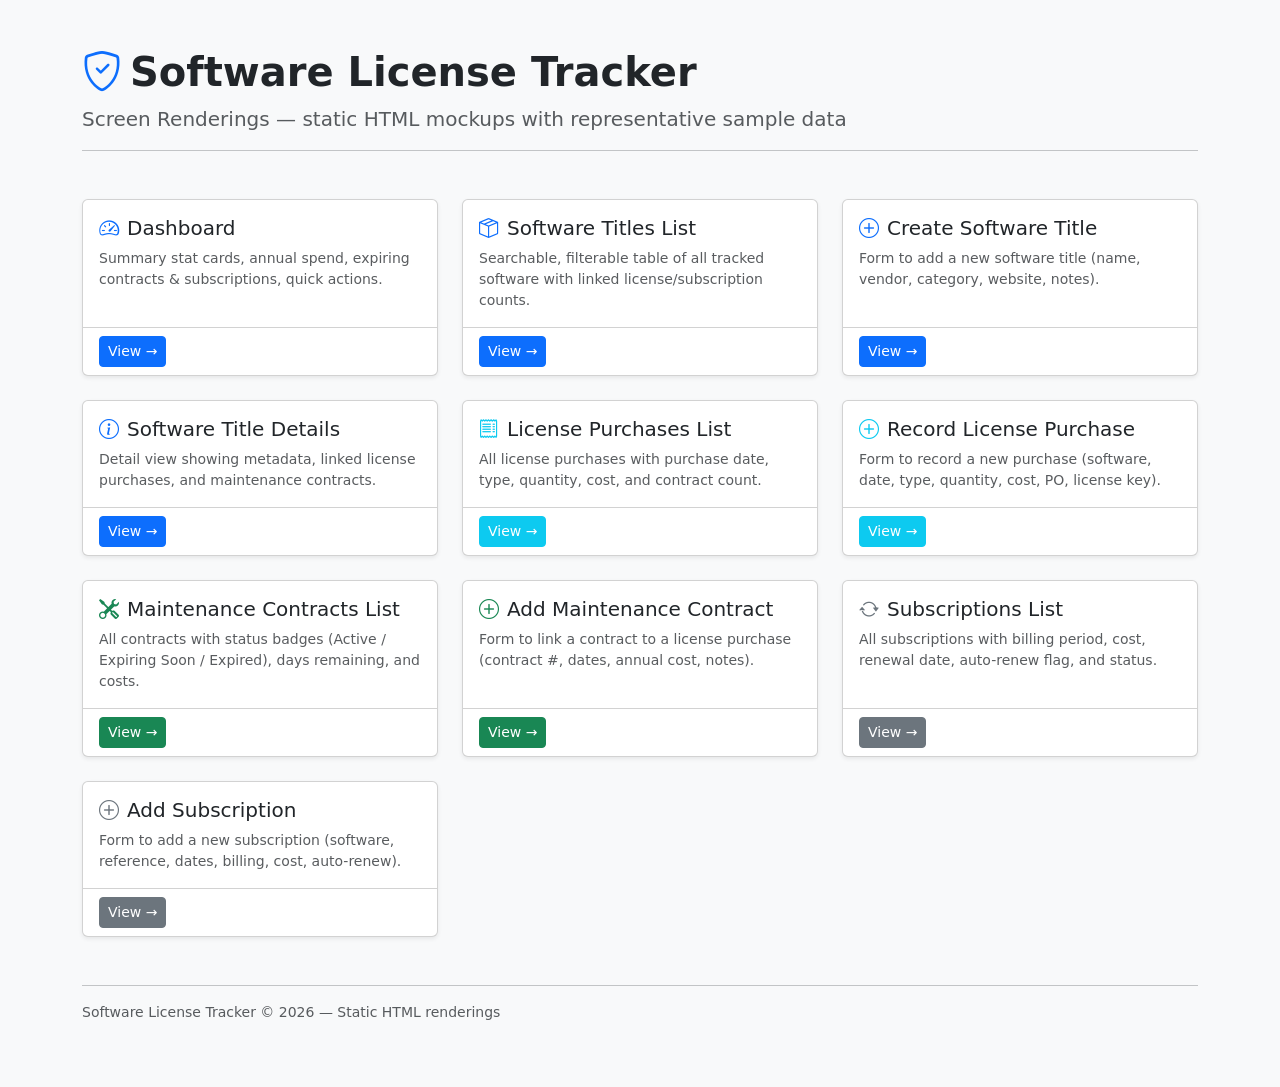
<file: docs/renderings/index.html>
<!DOCTYPE html>
<html lang="en">
<head>
  <meta charset="utf-8" />
  <meta name="viewport" content="width=device-width, initial-scale=1.0" />
  <title>Screen Renderings - Software License Tracker</title>
  <link rel="stylesheet" href="https://cdn.jsdelivr.net/npm/bootstrap@5.3.2/dist/css/bootstrap.min.css" />
  <link rel="stylesheet" href="https://cdn.jsdelivr.net/npm/bootstrap-icons@1.11.3/font/bootstrap-icons.min.css" />
</head>
<body class="bg-light">
<div class="container py-5">

  <div class="mb-5">
    <h1 class="fw-bold"><i class="bi bi-shield-check me-2 text-primary"></i>Software License Tracker</h1>
    <p class="lead text-muted">Screen Renderings &mdash; static HTML mockups with representative sample data</p>
    <hr />
  </div>

  <div class="row g-4">

    <!-- Dashboard -->
    <div class="col-md-6 col-lg-4">
      <div class="card h-100 shadow-sm">
        <div class="card-body">
          <h5 class="card-title"><i class="bi bi-speedometer2 me-2 text-primary"></i>Dashboard</h5>
          <p class="card-text text-muted small">Summary stat cards, annual spend, expiring contracts &amp; subscriptions, quick actions.</p>
        </div>
        <div class="card-footer bg-transparent">
          <a href="01-dashboard.html" class="btn btn-primary btn-sm">View &rarr;</a>
        </div>
      </div>
    </div>

    <!-- Software Titles -->
    <div class="col-md-6 col-lg-4">
      <div class="card h-100 shadow-sm">
        <div class="card-body">
          <h5 class="card-title"><i class="bi bi-box-seam me-2 text-primary"></i>Software Titles List</h5>
          <p class="card-text text-muted small">Searchable, filterable table of all tracked software with linked license/subscription counts.</p>
        </div>
        <div class="card-footer bg-transparent">
          <a href="02-software-titles.html" class="btn btn-primary btn-sm">View &rarr;</a>
        </div>
      </div>
    </div>

    <!-- Software Title Create -->
    <div class="col-md-6 col-lg-4">
      <div class="card h-100 shadow-sm">
        <div class="card-body">
          <h5 class="card-title"><i class="bi bi-plus-circle me-2 text-primary"></i>Create Software Title</h5>
          <p class="card-text text-muted small">Form to add a new software title (name, vendor, category, website, notes).</p>
        </div>
        <div class="card-footer bg-transparent">
          <a href="03-software-title-create.html" class="btn btn-primary btn-sm">View &rarr;</a>
        </div>
      </div>
    </div>

    <!-- Software Title Details -->
    <div class="col-md-6 col-lg-4">
      <div class="card h-100 shadow-sm">
        <div class="card-body">
          <h5 class="card-title"><i class="bi bi-info-circle me-2 text-primary"></i>Software Title Details</h5>
          <p class="card-text text-muted small">Detail view showing metadata, linked license purchases, and maintenance contracts.</p>
        </div>
        <div class="card-footer bg-transparent">
          <a href="10-software-title-details.html" class="btn btn-primary btn-sm">View &rarr;</a>
        </div>
      </div>
    </div>

    <!-- License Purchases -->
    <div class="col-md-6 col-lg-4">
      <div class="card h-100 shadow-sm">
        <div class="card-body">
          <h5 class="card-title"><i class="bi bi-receipt me-2 text-info"></i>License Purchases List</h5>
          <p class="card-text text-muted small">All license purchases with purchase date, type, quantity, cost, and contract count.</p>
        </div>
        <div class="card-footer bg-transparent">
          <a href="04-license-purchases.html" class="btn btn-info btn-sm text-white">View &rarr;</a>
        </div>
      </div>
    </div>

    <!-- License Purchase Create -->
    <div class="col-md-6 col-lg-4">
      <div class="card h-100 shadow-sm">
        <div class="card-body">
          <h5 class="card-title"><i class="bi bi-plus-circle me-2 text-info"></i>Record License Purchase</h5>
          <p class="card-text text-muted small">Form to record a new purchase (software, date, type, quantity, cost, PO, license key).</p>
        </div>
        <div class="card-footer bg-transparent">
          <a href="05-license-purchase-create.html" class="btn btn-info btn-sm text-white">View &rarr;</a>
        </div>
      </div>
    </div>

    <!-- Maintenance Contracts -->
    <div class="col-md-6 col-lg-4">
      <div class="card h-100 shadow-sm">
        <div class="card-body">
          <h5 class="card-title"><i class="bi bi-tools me-2 text-success"></i>Maintenance Contracts List</h5>
          <p class="card-text text-muted small">All contracts with status badges (Active / Expiring Soon / Expired), days remaining, and costs.</p>
        </div>
        <div class="card-footer bg-transparent">
          <a href="06-maintenance-contracts.html" class="btn btn-success btn-sm">View &rarr;</a>
        </div>
      </div>
    </div>

    <!-- Maintenance Contract Create -->
    <div class="col-md-6 col-lg-4">
      <div class="card h-100 shadow-sm">
        <div class="card-body">
          <h5 class="card-title"><i class="bi bi-plus-circle me-2 text-success"></i>Add Maintenance Contract</h5>
          <p class="card-text text-muted small">Form to link a contract to a license purchase (contract #, dates, annual cost, notes).</p>
        </div>
        <div class="card-footer bg-transparent">
          <a href="07-maintenance-contract-create.html" class="btn btn-success btn-sm">View &rarr;</a>
        </div>
      </div>
    </div>

    <!-- Subscriptions -->
    <div class="col-md-6 col-lg-4">
      <div class="card h-100 shadow-sm">
        <div class="card-body">
          <h5 class="card-title"><i class="bi bi-arrow-repeat me-2 text-secondary"></i>Subscriptions List</h5>
          <p class="card-text text-muted small">All subscriptions with billing period, cost, renewal date, auto-renew flag, and status.</p>
        </div>
        <div class="card-footer bg-transparent">
          <a href="08-subscriptions.html" class="btn btn-secondary btn-sm">View &rarr;</a>
        </div>
      </div>
    </div>

    <!-- Subscription Create -->
    <div class="col-md-6 col-lg-4">
      <div class="card h-100 shadow-sm">
        <div class="card-body">
          <h5 class="card-title"><i class="bi bi-plus-circle me-2 text-secondary"></i>Add Subscription</h5>
          <p class="card-text text-muted small">Form to add a new subscription (software, reference, dates, billing, cost, auto-renew).</p>
        </div>
        <div class="card-footer bg-transparent">
          <a href="09-subscription-create.html" class="btn btn-secondary btn-sm">View &rarr;</a>
        </div>
      </div>
    </div>

  </div>

  <hr class="mt-5" />
  <p class="text-muted small">Software License Tracker &copy; 2026 &mdash; Static HTML renderings</p>

</div>
<script src="https://cdn.jsdelivr.net/npm/bootstrap@5.3.2/dist/js/bootstrap.bundle.min.js"></script>
</body>
</html>
</file>
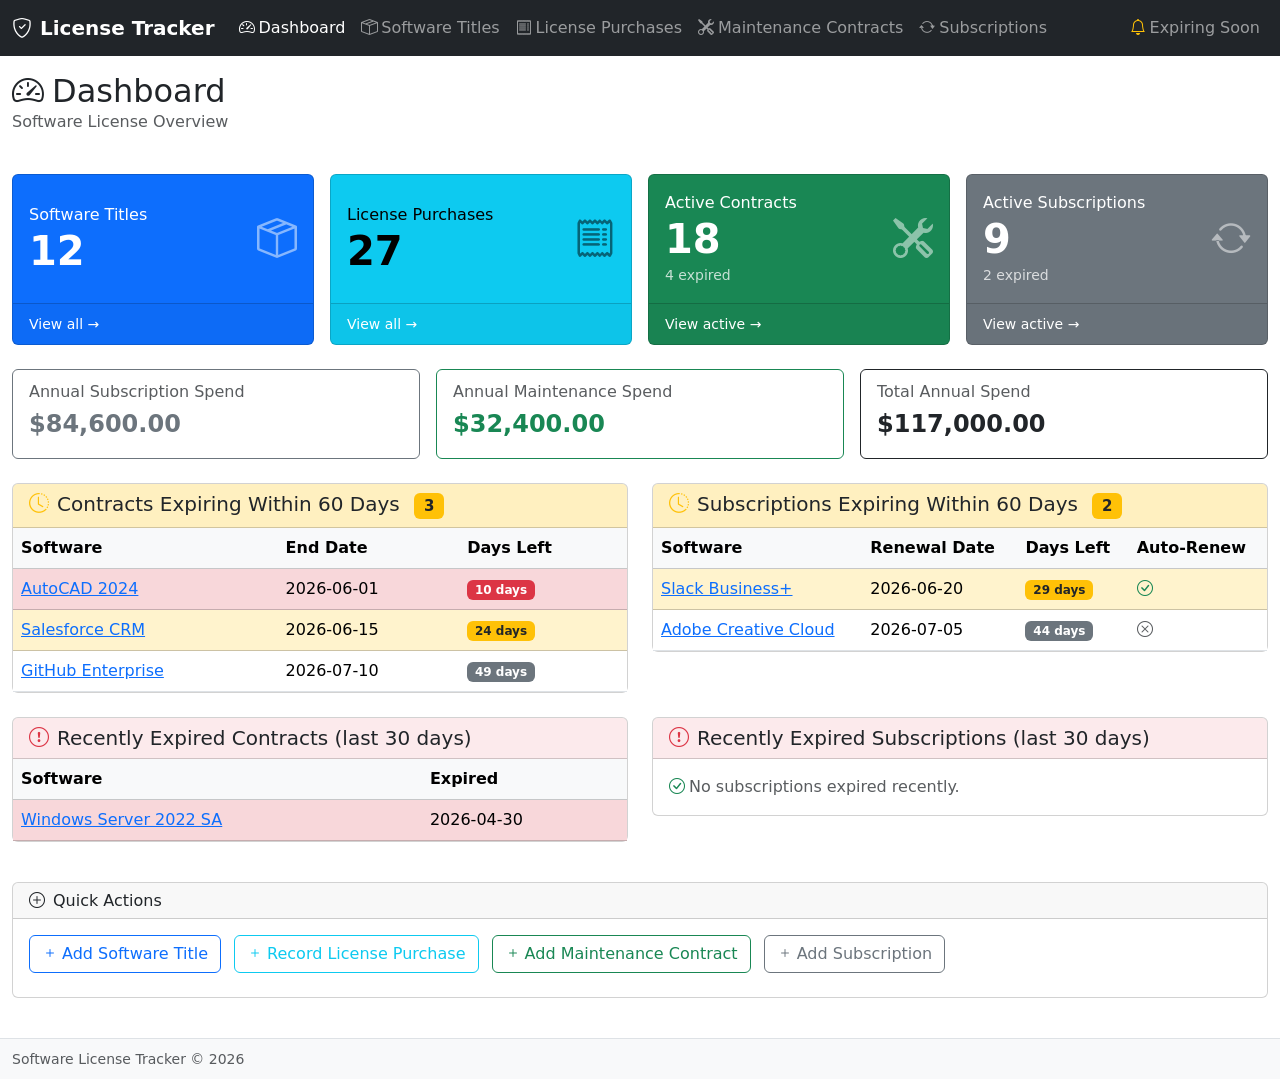
<file: docs/renderings/01-dashboard.html>
<!DOCTYPE html>
<html lang="en">
<head>
  <meta charset="utf-8" />
  <meta name="viewport" content="width=device-width, initial-scale=1.0" />
  <title>Dashboard - Software License Tracker</title>
  <link rel="stylesheet" href="https://cdn.jsdelivr.net/npm/bootstrap@5.3.2/dist/css/bootstrap.min.css" />
  <link rel="stylesheet" href="https://cdn.jsdelivr.net/npm/bootstrap-icons@1.11.3/font/bootstrap-icons.min.css" />
</head>
<body>
<header>
  <nav class="navbar navbar-expand-lg navbar-dark bg-dark">
    <div class="container-fluid">
      <a class="navbar-brand fw-bold" href="01-dashboard.html"><i class="bi bi-shield-check me-2"></i>License Tracker</a>
      <div class="collapse navbar-collapse">
        <ul class="navbar-nav me-auto">
          <li class="nav-item"><a class="nav-link active" href="01-dashboard.html"><i class="bi bi-speedometer2 me-1"></i>Dashboard</a></li>
          <li class="nav-item"><a class="nav-link" href="02-software-titles.html"><i class="bi bi-box-seam me-1"></i>Software Titles</a></li>
          <li class="nav-item"><a class="nav-link" href="04-license-purchases.html"><i class="bi bi-receipt me-1"></i>License Purchases</a></li>
          <li class="nav-item"><a class="nav-link" href="06-maintenance-contracts.html"><i class="bi bi-tools me-1"></i>Maintenance Contracts</a></li>
          <li class="nav-item"><a class="nav-link" href="08-subscriptions.html"><i class="bi bi-arrow-repeat me-1"></i>Subscriptions</a></li>
        </ul>
        <ul class="navbar-nav">
          <li class="nav-item"><a class="nav-link" href="06-maintenance-contracts.html"><i class="bi bi-bell me-1 text-warning"></i>Expiring Soon</a></li>
        </ul>
      </div>
    </div>
  </nav>
</header>

<div class="container-fluid mt-3">
  <main role="main" class="pb-3">

    <!-- Page header -->
    <div class="row mb-4 g-3">
      <div class="col-12">
        <h2 class="mb-0"><i class="bi bi-speedometer2 me-2"></i>Dashboard</h2>
        <p class="text-muted">Software License Overview</p>
      </div>
    </div>

    <!-- Summary cards -->
    <div class="row g-3 mb-4">
      <div class="col-md-3">
        <div class="card text-bg-primary h-100">
          <div class="card-body d-flex justify-content-between align-items-center">
            <div>
              <div class="card-title fs-6 mb-0">Software Titles</div>
              <div class="display-6 fw-bold">12</div>
            </div>
            <i class="bi bi-box-seam fs-1 opacity-50"></i>
          </div>
          <div class="card-footer">
            <a href="02-software-titles.html" class="text-white text-decoration-none small">View all &rarr;</a>
          </div>
        </div>
      </div>
      <div class="col-md-3">
        <div class="card text-bg-info h-100">
          <div class="card-body d-flex justify-content-between align-items-center">
            <div>
              <div class="card-title fs-6 mb-0">License Purchases</div>
              <div class="display-6 fw-bold">27</div>
            </div>
            <i class="bi bi-receipt fs-1 opacity-50"></i>
          </div>
          <div class="card-footer">
            <a href="04-license-purchases.html" class="text-white text-decoration-none small">View all &rarr;</a>
          </div>
        </div>
      </div>
      <div class="col-md-3">
        <div class="card text-bg-success h-100">
          <div class="card-body d-flex justify-content-between align-items-center">
            <div>
              <div class="card-title fs-6 mb-0">Active Contracts</div>
              <div class="display-6 fw-bold">18</div>
              <small class="opacity-75">4 expired</small>
            </div>
            <i class="bi bi-tools fs-1 opacity-50"></i>
          </div>
          <div class="card-footer">
            <a href="06-maintenance-contracts.html" class="text-white text-decoration-none small">View active &rarr;</a>
          </div>
        </div>
      </div>
      <div class="col-md-3">
        <div class="card text-bg-secondary h-100">
          <div class="card-body d-flex justify-content-between align-items-center">
            <div>
              <div class="card-title fs-6 mb-0">Active Subscriptions</div>
              <div class="display-6 fw-bold">9</div>
              <small class="opacity-75">2 expired</small>
            </div>
            <i class="bi bi-arrow-repeat fs-1 opacity-50"></i>
          </div>
          <div class="card-footer">
            <a href="08-subscriptions.html" class="text-white text-decoration-none small">View active &rarr;</a>
          </div>
        </div>
      </div>
    </div>

    <!-- Annual spend -->
    <div class="row g-3 mb-4">
      <div class="col-md-4">
        <div class="card border-secondary">
          <div class="card-body">
            <h6 class="card-subtitle mb-1 text-muted">Annual Subscription Spend</h6>
            <div class="fs-4 fw-bold text-secondary">$84,600.00</div>
          </div>
        </div>
      </div>
      <div class="col-md-4">
        <div class="card border-success">
          <div class="card-body">
            <h6 class="card-subtitle mb-1 text-muted">Annual Maintenance Spend</h6>
            <div class="fs-4 fw-bold text-success">$32,400.00</div>
          </div>
        </div>
      </div>
      <div class="col-md-4">
        <div class="card border-dark">
          <div class="card-body">
            <h6 class="card-subtitle mb-1 text-muted">Total Annual Spend</h6>
            <div class="fs-4 fw-bold">$117,000.00</div>
          </div>
        </div>
      </div>
    </div>

    <!-- Expiring soon tables -->
    <div class="row g-4">
      <div class="col-lg-6">
        <div class="card">
          <div class="card-header bg-warning bg-opacity-25">
            <h5 class="mb-0">
              <i class="bi bi-clock-history me-2 text-warning"></i>Contracts Expiring Within 60 Days
              <span class="badge bg-warning text-dark ms-2">3</span>
            </h5>
          </div>
          <div class="card-body p-0">
            <table class="table table-hover mb-0">
              <thead class="table-light">
                <tr><th>Software</th><th>End Date</th><th>Days Left</th></tr>
              </thead>
              <tbody>
                <tr class="table-danger">
                  <td><a href="07-maintenance-contract-details.html">AutoCAD 2024</a></td>
                  <td>2026-06-01</td>
                  <td><span class="badge bg-danger">10 days</span></td>
                </tr>
                <tr class="table-warning">
                  <td><a href="07-maintenance-contract-details.html">Salesforce CRM</a></td>
                  <td>2026-06-15</td>
                  <td><span class="badge bg-warning text-dark">24 days</span></td>
                </tr>
                <tr>
                  <td><a href="07-maintenance-contract-details.html">GitHub Enterprise</a></td>
                  <td>2026-07-10</td>
                  <td><span class="badge bg-secondary">49 days</span></td>
                </tr>
              </tbody>
            </table>
          </div>
        </div>
      </div>

      <div class="col-lg-6">
        <div class="card">
          <div class="card-header bg-warning bg-opacity-25">
            <h5 class="mb-0">
              <i class="bi bi-clock-history me-2 text-warning"></i>Subscriptions Expiring Within 60 Days
              <span class="badge bg-warning text-dark ms-2">2</span>
            </h5>
          </div>
          <div class="card-body p-0">
            <table class="table table-hover mb-0">
              <thead class="table-light">
                <tr><th>Software</th><th>Renewal Date</th><th>Days Left</th><th>Auto-Renew</th></tr>
              </thead>
              <tbody>
                <tr class="table-warning">
                  <td><a href="09-subscription-details.html">Slack Business+</a></td>
                  <td>2026-06-20</td>
                  <td><span class="badge bg-warning text-dark">29 days</span></td>
                  <td><i class="bi bi-check-circle text-success"></i></td>
                </tr>
                <tr>
                  <td><a href="09-subscription-details.html">Adobe Creative Cloud</a></td>
                  <td>2026-07-05</td>
                  <td><span class="badge bg-secondary">44 days</span></td>
                  <td><i class="bi bi-x-circle text-muted"></i></td>
                </tr>
              </tbody>
            </table>
          </div>
        </div>
      </div>

      <!-- Recently expired -->
      <div class="col-lg-6">
        <div class="card">
          <div class="card-header bg-danger bg-opacity-10">
            <h5 class="mb-0"><i class="bi bi-exclamation-circle me-2 text-danger"></i>Recently Expired Contracts (last 30 days)</h5>
          </div>
          <div class="card-body p-0">
            <table class="table table-hover mb-0">
              <thead class="table-light">
                <tr><th>Software</th><th>Expired</th></tr>
              </thead>
              <tbody>
                <tr class="table-danger">
                  <td><a href="#">Windows Server 2022 SA</a></td>
                  <td>2026-04-30</td>
                </tr>
              </tbody>
            </table>
          </div>
        </div>
      </div>

      <div class="col-lg-6">
        <div class="card">
          <div class="card-header bg-danger bg-opacity-10">
            <h5 class="mb-0"><i class="bi bi-exclamation-circle me-2 text-danger"></i>Recently Expired Subscriptions (last 30 days)</h5>
          </div>
          <div class="card-body p-0">
            <p class="text-muted p-3 mb-0"><i class="bi bi-check-circle text-success me-1"></i>No subscriptions expired recently.</p>
          </div>
        </div>
      </div>
    </div>

    <!-- Quick actions -->
    <div class="row mt-4 g-3">
      <div class="col-12">
        <div class="card">
          <div class="card-header">
            <h6 class="mb-0"><i class="bi bi-plus-circle me-2"></i>Quick Actions</h6>
          </div>
          <div class="card-body">
            <a href="03-software-title-create.html" class="btn btn-outline-primary me-2 mb-2"><i class="bi bi-plus me-1"></i>Add Software Title</a>
            <a href="05-license-purchase-create.html" class="btn btn-outline-info me-2 mb-2"><i class="bi bi-plus me-1"></i>Record License Purchase</a>
            <a href="07-maintenance-contract-create.html" class="btn btn-outline-success me-2 mb-2"><i class="bi bi-plus me-1"></i>Add Maintenance Contract</a>
            <a href="09-subscription-create.html" class="btn btn-outline-secondary mb-2"><i class="bi bi-plus me-1"></i>Add Subscription</a>
          </div>
        </div>
      </div>
    </div>

  </main>
</div>

<footer class="border-top footer text-muted bg-light py-2 mt-4">
  <div class="container-fluid">
    <small>Software License Tracker &copy; 2026</small>
  </div>
</footer>
<script src="https://cdn.jsdelivr.net/npm/bootstrap@5.3.2/dist/js/bootstrap.bundle.min.js"></script>
</body>
</html>
</file>
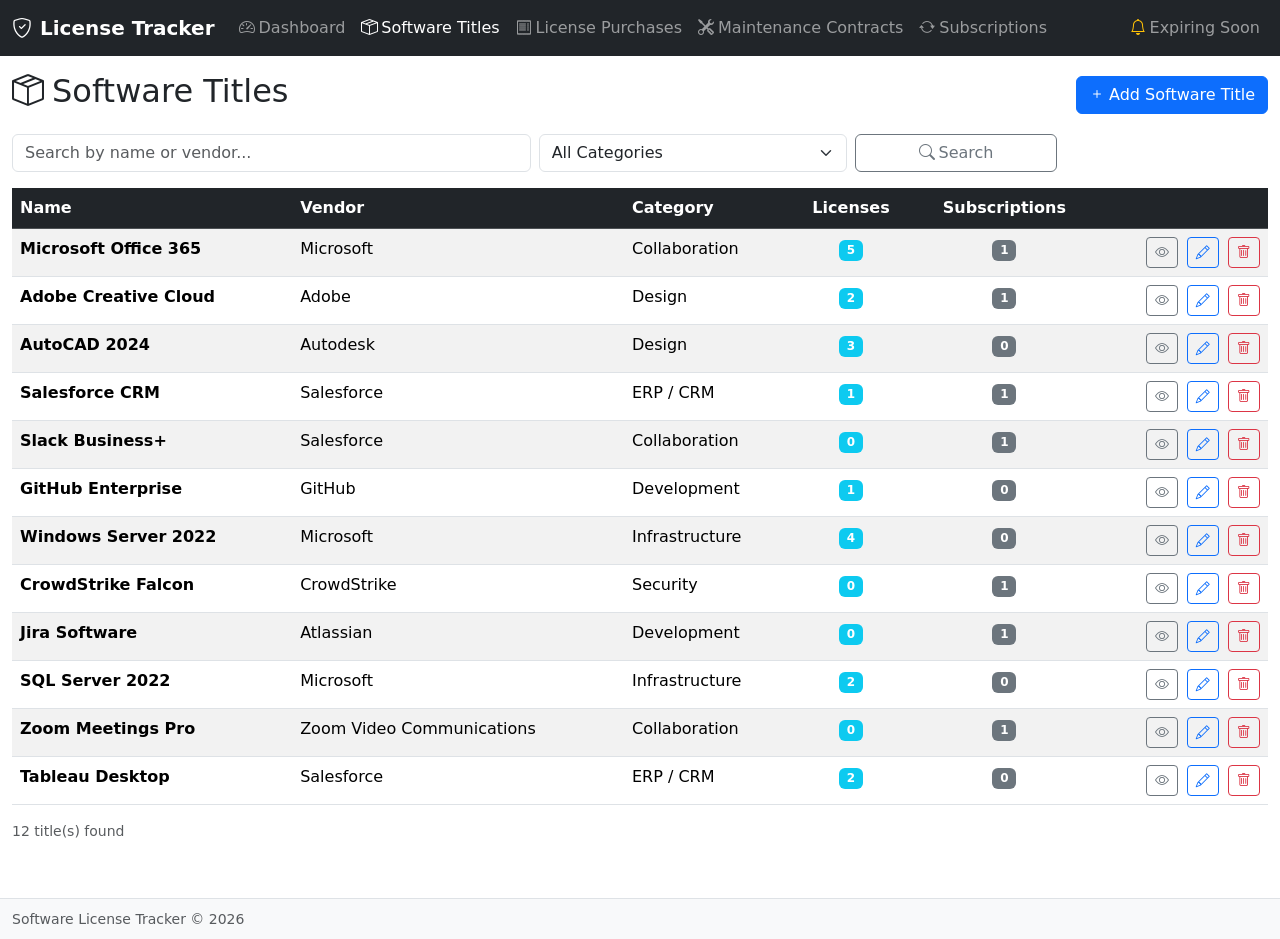
<file: docs/renderings/02-software-titles.html>
<!DOCTYPE html>
<html lang="en">
<head>
  <meta charset="utf-8" />
  <meta name="viewport" content="width=device-width, initial-scale=1.0" />
  <title>Software Titles - Software License Tracker</title>
  <link rel="stylesheet" href="https://cdn.jsdelivr.net/npm/bootstrap@5.3.2/dist/css/bootstrap.min.css" />
  <link rel="stylesheet" href="https://cdn.jsdelivr.net/npm/bootstrap-icons@1.11.3/font/bootstrap-icons.min.css" />
</head>
<body>
<header>
  <nav class="navbar navbar-expand-lg navbar-dark bg-dark">
    <div class="container-fluid">
      <a class="navbar-brand fw-bold" href="01-dashboard.html"><i class="bi bi-shield-check me-2"></i>License Tracker</a>
      <div class="collapse navbar-collapse">
        <ul class="navbar-nav me-auto">
          <li class="nav-item"><a class="nav-link" href="01-dashboard.html"><i class="bi bi-speedometer2 me-1"></i>Dashboard</a></li>
          <li class="nav-item"><a class="nav-link active" href="02-software-titles.html"><i class="bi bi-box-seam me-1"></i>Software Titles</a></li>
          <li class="nav-item"><a class="nav-link" href="04-license-purchases.html"><i class="bi bi-receipt me-1"></i>License Purchases</a></li>
          <li class="nav-item"><a class="nav-link" href="06-maintenance-contracts.html"><i class="bi bi-tools me-1"></i>Maintenance Contracts</a></li>
          <li class="nav-item"><a class="nav-link" href="08-subscriptions.html"><i class="bi bi-arrow-repeat me-1"></i>Subscriptions</a></li>
        </ul>
        <ul class="navbar-nav">
          <li class="nav-item"><a class="nav-link" href="06-maintenance-contracts.html"><i class="bi bi-bell me-1 text-warning"></i>Expiring Soon</a></li>
        </ul>
      </div>
    </div>
  </nav>
</header>

<div class="container-fluid mt-3">
  <main role="main" class="pb-3">

    <div class="d-flex justify-content-between align-items-center mb-3">
      <h2><i class="bi bi-box-seam me-2"></i>Software Titles</h2>
      <a href="03-software-title-create.html" class="btn btn-primary"><i class="bi bi-plus me-1"></i>Add Software Title</a>
    </div>

    <!-- Search/filter bar -->
    <form class="row g-2 mb-3">
      <div class="col-md-5">
        <input type="text" class="form-control" placeholder="Search by name or vendor..." value="" />
      </div>
      <div class="col-md-3">
        <select class="form-select">
          <option value="">All Categories</option>
          <option>Collaboration</option>
          <option>Design</option>
          <option>Development</option>
          <option>ERP / CRM</option>
          <option>Infrastructure</option>
          <option>Security</option>
        </select>
      </div>
      <div class="col-md-2">
        <button type="submit" class="btn btn-outline-secondary w-100"><i class="bi bi-search me-1"></i>Search</button>
      </div>
    </form>

    <!-- Table -->
    <div class="table-responsive">
      <table class="table table-hover table-striped">
        <thead class="table-dark">
          <tr>
            <th>Name</th>
            <th>Vendor</th>
            <th>Category</th>
            <th class="text-center">Licenses</th>
            <th class="text-center">Subscriptions</th>
            <th></th>
          </tr>
        </thead>
        <tbody>
          <tr>
            <td class="fw-semibold">Microsoft Office 365</td>
            <td>Microsoft</td>
            <td>Collaboration</td>
            <td class="text-center"><a href="04-license-purchases.html" class="badge bg-info text-decoration-none">5</a></td>
            <td class="text-center"><a href="08-subscriptions.html" class="badge bg-secondary text-decoration-none">1</a></td>
            <td class="text-end text-nowrap">
              <a href="10-software-title-details.html" class="btn btn-sm btn-outline-secondary me-1"><i class="bi bi-eye"></i></a>
              <a href="03-software-title-create.html" class="btn btn-sm btn-outline-primary me-1"><i class="bi bi-pencil"></i></a>
              <a href="11-software-title-delete.html" class="btn btn-sm btn-outline-danger"><i class="bi bi-trash"></i></a>
            </td>
          </tr>
          <tr>
            <td class="fw-semibold">Adobe Creative Cloud</td>
            <td>Adobe</td>
            <td>Design</td>
            <td class="text-center"><a href="04-license-purchases.html" class="badge bg-info text-decoration-none">2</a></td>
            <td class="text-center"><a href="08-subscriptions.html" class="badge bg-secondary text-decoration-none">1</a></td>
            <td class="text-end text-nowrap">
              <a href="10-software-title-details.html" class="btn btn-sm btn-outline-secondary me-1"><i class="bi bi-eye"></i></a>
              <a href="03-software-title-create.html" class="btn btn-sm btn-outline-primary me-1"><i class="bi bi-pencil"></i></a>
              <a href="11-software-title-delete.html" class="btn btn-sm btn-outline-danger"><i class="bi bi-trash"></i></a>
            </td>
          </tr>
          <tr>
            <td class="fw-semibold">AutoCAD 2024</td>
            <td>Autodesk</td>
            <td>Design</td>
            <td class="text-center"><a href="04-license-purchases.html" class="badge bg-info text-decoration-none">3</a></td>
            <td class="text-center"><a href="08-subscriptions.html" class="badge bg-secondary text-decoration-none">0</a></td>
            <td class="text-end text-nowrap">
              <a href="10-software-title-details.html" class="btn btn-sm btn-outline-secondary me-1"><i class="bi bi-eye"></i></a>
              <a href="03-software-title-create.html" class="btn btn-sm btn-outline-primary me-1"><i class="bi bi-pencil"></i></a>
              <a href="11-software-title-delete.html" class="btn btn-sm btn-outline-danger"><i class="bi bi-trash"></i></a>
            </td>
          </tr>
          <tr>
            <td class="fw-semibold">Salesforce CRM</td>
            <td>Salesforce</td>
            <td>ERP / CRM</td>
            <td class="text-center"><a href="04-license-purchases.html" class="badge bg-info text-decoration-none">1</a></td>
            <td class="text-center"><a href="08-subscriptions.html" class="badge bg-secondary text-decoration-none">1</a></td>
            <td class="text-end text-nowrap">
              <a href="10-software-title-details.html" class="btn btn-sm btn-outline-secondary me-1"><i class="bi bi-eye"></i></a>
              <a href="03-software-title-create.html" class="btn btn-sm btn-outline-primary me-1"><i class="bi bi-pencil"></i></a>
              <a href="11-software-title-delete.html" class="btn btn-sm btn-outline-danger"><i class="bi bi-trash"></i></a>
            </td>
          </tr>
          <tr>
            <td class="fw-semibold">Slack Business+</td>
            <td>Salesforce</td>
            <td>Collaboration</td>
            <td class="text-center"><a href="04-license-purchases.html" class="badge bg-info text-decoration-none">0</a></td>
            <td class="text-center"><a href="08-subscriptions.html" class="badge bg-secondary text-decoration-none">1</a></td>
            <td class="text-end text-nowrap">
              <a href="10-software-title-details.html" class="btn btn-sm btn-outline-secondary me-1"><i class="bi bi-eye"></i></a>
              <a href="03-software-title-create.html" class="btn btn-sm btn-outline-primary me-1"><i class="bi bi-pencil"></i></a>
              <a href="11-software-title-delete.html" class="btn btn-sm btn-outline-danger"><i class="bi bi-trash"></i></a>
            </td>
          </tr>
          <tr>
            <td class="fw-semibold">GitHub Enterprise</td>
            <td>GitHub</td>
            <td>Development</td>
            <td class="text-center"><a href="04-license-purchases.html" class="badge bg-info text-decoration-none">1</a></td>
            <td class="text-center"><a href="08-subscriptions.html" class="badge bg-secondary text-decoration-none">0</a></td>
            <td class="text-end text-nowrap">
              <a href="10-software-title-details.html" class="btn btn-sm btn-outline-secondary me-1"><i class="bi bi-eye"></i></a>
              <a href="03-software-title-create.html" class="btn btn-sm btn-outline-primary me-1"><i class="bi bi-pencil"></i></a>
              <a href="11-software-title-delete.html" class="btn btn-sm btn-outline-danger"><i class="bi bi-trash"></i></a>
            </td>
          </tr>
          <tr>
            <td class="fw-semibold">Windows Server 2022</td>
            <td>Microsoft</td>
            <td>Infrastructure</td>
            <td class="text-center"><a href="04-license-purchases.html" class="badge bg-info text-decoration-none">4</a></td>
            <td class="text-center"><a href="08-subscriptions.html" class="badge bg-secondary text-decoration-none">0</a></td>
            <td class="text-end text-nowrap">
              <a href="10-software-title-details.html" class="btn btn-sm btn-outline-secondary me-1"><i class="bi bi-eye"></i></a>
              <a href="03-software-title-create.html" class="btn btn-sm btn-outline-primary me-1"><i class="bi bi-pencil"></i></a>
              <a href="11-software-title-delete.html" class="btn btn-sm btn-outline-danger"><i class="bi bi-trash"></i></a>
            </td>
          </tr>
          <tr>
            <td class="fw-semibold">CrowdStrike Falcon</td>
            <td>CrowdStrike</td>
            <td>Security</td>
            <td class="text-center"><a href="04-license-purchases.html" class="badge bg-info text-decoration-none">0</a></td>
            <td class="text-center"><a href="08-subscriptions.html" class="badge bg-secondary text-decoration-none">1</a></td>
            <td class="text-end text-nowrap">
              <a href="10-software-title-details.html" class="btn btn-sm btn-outline-secondary me-1"><i class="bi bi-eye"></i></a>
              <a href="03-software-title-create.html" class="btn btn-sm btn-outline-primary me-1"><i class="bi bi-pencil"></i></a>
              <a href="11-software-title-delete.html" class="btn btn-sm btn-outline-danger"><i class="bi bi-trash"></i></a>
            </td>
          </tr>
          <tr>
            <td class="fw-semibold">Jira Software</td>
            <td>Atlassian</td>
            <td>Development</td>
            <td class="text-center"><a href="04-license-purchases.html" class="badge bg-info text-decoration-none">0</a></td>
            <td class="text-center"><a href="08-subscriptions.html" class="badge bg-secondary text-decoration-none">1</a></td>
            <td class="text-end text-nowrap">
              <a href="10-software-title-details.html" class="btn btn-sm btn-outline-secondary me-1"><i class="bi bi-eye"></i></a>
              <a href="03-software-title-create.html" class="btn btn-sm btn-outline-primary me-1"><i class="bi bi-pencil"></i></a>
              <a href="11-software-title-delete.html" class="btn btn-sm btn-outline-danger"><i class="bi bi-trash"></i></a>
            </td>
          </tr>
          <tr>
            <td class="fw-semibold">SQL Server 2022</td>
            <td>Microsoft</td>
            <td>Infrastructure</td>
            <td class="text-center"><a href="04-license-purchases.html" class="badge bg-info text-decoration-none">2</a></td>
            <td class="text-center"><a href="08-subscriptions.html" class="badge bg-secondary text-decoration-none">0</a></td>
            <td class="text-end text-nowrap">
              <a href="10-software-title-details.html" class="btn btn-sm btn-outline-secondary me-1"><i class="bi bi-eye"></i></a>
              <a href="03-software-title-create.html" class="btn btn-sm btn-outline-primary me-1"><i class="bi bi-pencil"></i></a>
              <a href="11-software-title-delete.html" class="btn btn-sm btn-outline-danger"><i class="bi bi-trash"></i></a>
            </td>
          </tr>
          <tr>
            <td class="fw-semibold">Zoom Meetings Pro</td>
            <td>Zoom Video Communications</td>
            <td>Collaboration</td>
            <td class="text-center"><a href="04-license-purchases.html" class="badge bg-info text-decoration-none">0</a></td>
            <td class="text-center"><a href="08-subscriptions.html" class="badge bg-secondary text-decoration-none">1</a></td>
            <td class="text-end text-nowrap">
              <a href="10-software-title-details.html" class="btn btn-sm btn-outline-secondary me-1"><i class="bi bi-eye"></i></a>
              <a href="03-software-title-create.html" class="btn btn-sm btn-outline-primary me-1"><i class="bi bi-pencil"></i></a>
              <a href="11-software-title-delete.html" class="btn btn-sm btn-outline-danger"><i class="bi bi-trash"></i></a>
            </td>
          </tr>
          <tr>
            <td class="fw-semibold">Tableau Desktop</td>
            <td>Salesforce</td>
            <td>ERP / CRM</td>
            <td class="text-center"><a href="04-license-purchases.html" class="badge bg-info text-decoration-none">2</a></td>
            <td class="text-center"><a href="08-subscriptions.html" class="badge bg-secondary text-decoration-none">0</a></td>
            <td class="text-end text-nowrap">
              <a href="10-software-title-details.html" class="btn btn-sm btn-outline-secondary me-1"><i class="bi bi-eye"></i></a>
              <a href="03-software-title-create.html" class="btn btn-sm btn-outline-primary me-1"><i class="bi bi-pencil"></i></a>
              <a href="11-software-title-delete.html" class="btn btn-sm btn-outline-danger"><i class="bi bi-trash"></i></a>
            </td>
          </tr>
        </tbody>
      </table>
    </div>
    <p class="text-muted small">12 title(s) found</p>

  </main>
</div>

<footer class="border-top footer text-muted bg-light py-2 mt-4">
  <div class="container-fluid"><small>Software License Tracker &copy; 2026</small></div>
</footer>
<script src="https://cdn.jsdelivr.net/npm/bootstrap@5.3.2/dist/js/bootstrap.bundle.min.js"></script>
</body>
</html>
</file>
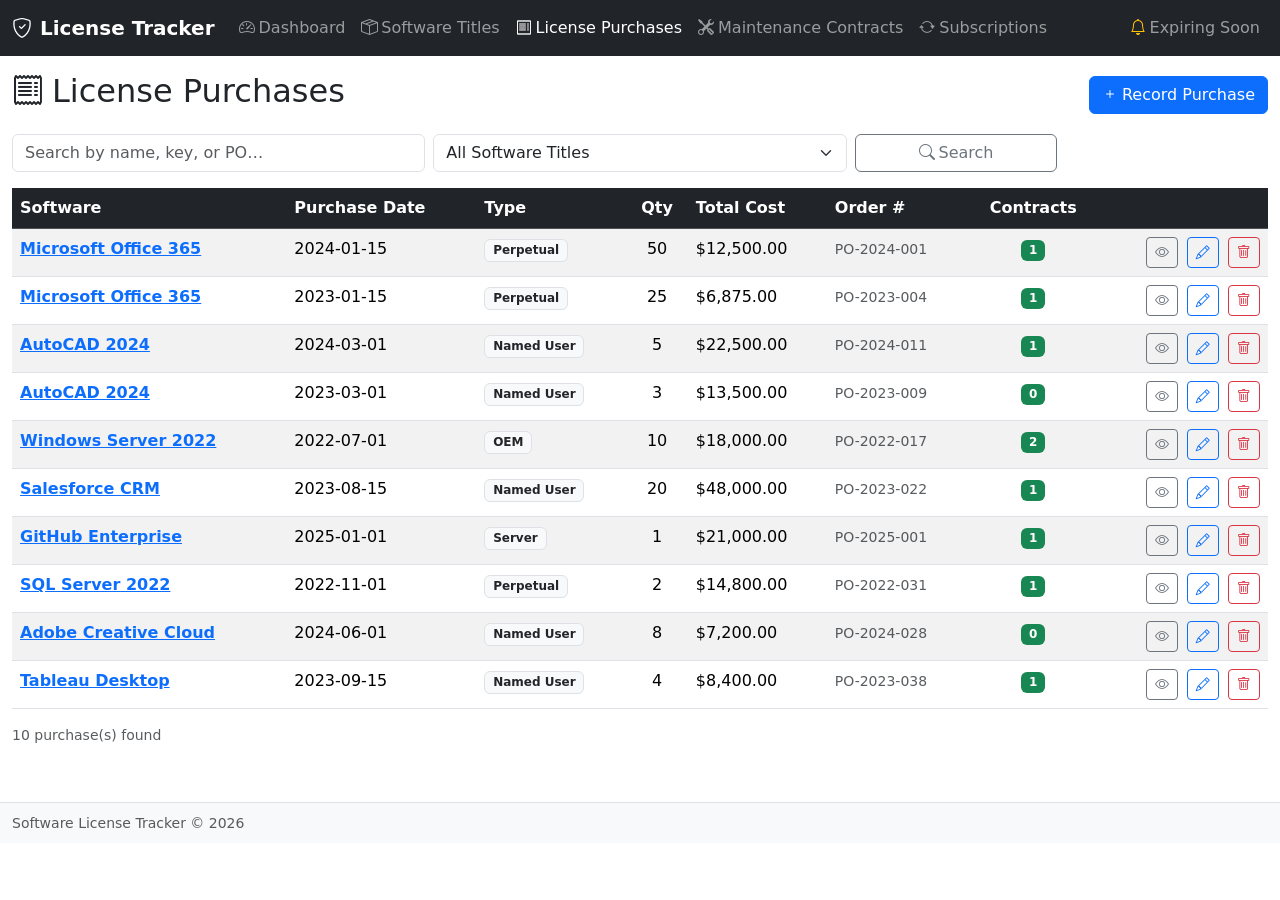
<file: docs/renderings/04-license-purchases.html>
<!DOCTYPE html>
<html lang="en">
<head>
  <meta charset="utf-8" />
  <meta name="viewport" content="width=device-width, initial-scale=1.0" />
  <title>License Purchases - Software License Tracker</title>
  <link rel="stylesheet" href="https://cdn.jsdelivr.net/npm/bootstrap@5.3.2/dist/css/bootstrap.min.css" />
  <link rel="stylesheet" href="https://cdn.jsdelivr.net/npm/bootstrap-icons@1.11.3/font/bootstrap-icons.min.css" />
</head>
<body>
<header>
  <nav class="navbar navbar-expand-lg navbar-dark bg-dark">
    <div class="container-fluid">
      <a class="navbar-brand fw-bold" href="01-dashboard.html"><i class="bi bi-shield-check me-2"></i>License Tracker</a>
      <div class="collapse navbar-collapse">
        <ul class="navbar-nav me-auto">
          <li class="nav-item"><a class="nav-link" href="01-dashboard.html"><i class="bi bi-speedometer2 me-1"></i>Dashboard</a></li>
          <li class="nav-item"><a class="nav-link" href="02-software-titles.html"><i class="bi bi-box-seam me-1"></i>Software Titles</a></li>
          <li class="nav-item"><a class="nav-link active" href="04-license-purchases.html"><i class="bi bi-receipt me-1"></i>License Purchases</a></li>
          <li class="nav-item"><a class="nav-link" href="06-maintenance-contracts.html"><i class="bi bi-tools me-1"></i>Maintenance Contracts</a></li>
          <li class="nav-item"><a class="nav-link" href="08-subscriptions.html"><i class="bi bi-arrow-repeat me-1"></i>Subscriptions</a></li>
        </ul>
        <ul class="navbar-nav">
          <li class="nav-item"><a class="nav-link" href="06-maintenance-contracts.html"><i class="bi bi-bell me-1 text-warning"></i>Expiring Soon</a></li>
        </ul>
      </div>
    </div>
  </nav>
</header>

<div class="container-fluid mt-3">
  <main role="main" class="pb-3">

    <div class="d-flex justify-content-between align-items-center mb-3">
      <h2><i class="bi bi-receipt me-2"></i>License Purchases</h2>
      <a href="05-license-purchase-create.html" class="btn btn-primary"><i class="bi bi-plus me-1"></i>Record Purchase</a>
    </div>

    <!-- Search/filter bar -->
    <form class="row g-2 mb-3">
      <div class="col-md-4">
        <input type="text" class="form-control" placeholder="Search by name, key, or PO…" />
      </div>
      <div class="col-md-4">
        <select class="form-select">
          <option value="">All Software Titles</option>
          <option>Adobe Creative Cloud</option>
          <option>AutoCAD 2024</option>
          <option>GitHub Enterprise</option>
          <option>Microsoft Office 365</option>
          <option>Salesforce CRM</option>
          <option>SQL Server 2022</option>
          <option>Tableau Desktop</option>
          <option>Windows Server 2022</option>
        </select>
      </div>
      <div class="col-md-2">
        <button type="submit" class="btn btn-outline-secondary w-100"><i class="bi bi-search me-1"></i>Search</button>
      </div>
    </form>

    <!-- Table -->
    <div class="table-responsive">
      <table class="table table-hover table-striped">
        <thead class="table-dark">
          <tr>
            <th>Software</th>
            <th>Purchase Date</th>
            <th>Type</th>
            <th class="text-center">Qty</th>
            <th>Total Cost</th>
            <th>Order #</th>
            <th class="text-center">Contracts</th>
            <th></th>
          </tr>
        </thead>
        <tbody>
          <tr>
            <td class="fw-semibold"><a href="10-software-title-details.html">Microsoft Office 365</a></td>
            <td>2024-01-15</td>
            <td><span class="badge bg-light text-dark border">Perpetual</span></td>
            <td class="text-center">50</td>
            <td>$12,500.00</td>
            <td><small class="text-muted">PO-2024-001</small></td>
            <td class="text-center"><a href="06-maintenance-contracts.html" class="badge bg-success text-decoration-none">1</a></td>
            <td class="text-end text-nowrap">
              <a href="#" class="btn btn-sm btn-outline-secondary me-1"><i class="bi bi-eye"></i></a>
              <a href="05-license-purchase-create.html" class="btn btn-sm btn-outline-primary me-1"><i class="bi bi-pencil"></i></a>
              <a href="#" class="btn btn-sm btn-outline-danger"><i class="bi bi-trash"></i></a>
            </td>
          </tr>
          <tr>
            <td class="fw-semibold"><a href="10-software-title-details.html">Microsoft Office 365</a></td>
            <td>2023-01-15</td>
            <td><span class="badge bg-light text-dark border">Perpetual</span></td>
            <td class="text-center">25</td>
            <td>$6,875.00</td>
            <td><small class="text-muted">PO-2023-004</small></td>
            <td class="text-center"><a href="06-maintenance-contracts.html" class="badge bg-success text-decoration-none">1</a></td>
            <td class="text-end text-nowrap">
              <a href="#" class="btn btn-sm btn-outline-secondary me-1"><i class="bi bi-eye"></i></a>
              <a href="05-license-purchase-create.html" class="btn btn-sm btn-outline-primary me-1"><i class="bi bi-pencil"></i></a>
              <a href="#" class="btn btn-sm btn-outline-danger"><i class="bi bi-trash"></i></a>
            </td>
          </tr>
          <tr>
            <td class="fw-semibold"><a href="10-software-title-details.html">AutoCAD 2024</a></td>
            <td>2024-03-01</td>
            <td><span class="badge bg-light text-dark border">Named User</span></td>
            <td class="text-center">5</td>
            <td>$22,500.00</td>
            <td><small class="text-muted">PO-2024-011</small></td>
            <td class="text-center"><a href="06-maintenance-contracts.html" class="badge bg-success text-decoration-none">1</a></td>
            <td class="text-end text-nowrap">
              <a href="#" class="btn btn-sm btn-outline-secondary me-1"><i class="bi bi-eye"></i></a>
              <a href="05-license-purchase-create.html" class="btn btn-sm btn-outline-primary me-1"><i class="bi bi-pencil"></i></a>
              <a href="#" class="btn btn-sm btn-outline-danger"><i class="bi bi-trash"></i></a>
            </td>
          </tr>
          <tr>
            <td class="fw-semibold"><a href="10-software-title-details.html">AutoCAD 2024</a></td>
            <td>2023-03-01</td>
            <td><span class="badge bg-light text-dark border">Named User</span></td>
            <td class="text-center">3</td>
            <td>$13,500.00</td>
            <td><small class="text-muted">PO-2023-009</small></td>
            <td class="text-center"><a href="06-maintenance-contracts.html" class="badge bg-success text-decoration-none">0</a></td>
            <td class="text-end text-nowrap">
              <a href="#" class="btn btn-sm btn-outline-secondary me-1"><i class="bi bi-eye"></i></a>
              <a href="05-license-purchase-create.html" class="btn btn-sm btn-outline-primary me-1"><i class="bi bi-pencil"></i></a>
              <a href="#" class="btn btn-sm btn-outline-danger"><i class="bi bi-trash"></i></a>
            </td>
          </tr>
          <tr>
            <td class="fw-semibold"><a href="10-software-title-details.html">Windows Server 2022</a></td>
            <td>2022-07-01</td>
            <td><span class="badge bg-light text-dark border">OEM</span></td>
            <td class="text-center">10</td>
            <td>$18,000.00</td>
            <td><small class="text-muted">PO-2022-017</small></td>
            <td class="text-center"><a href="06-maintenance-contracts.html" class="badge bg-success text-decoration-none">2</a></td>
            <td class="text-end text-nowrap">
              <a href="#" class="btn btn-sm btn-outline-secondary me-1"><i class="bi bi-eye"></i></a>
              <a href="05-license-purchase-create.html" class="btn btn-sm btn-outline-primary me-1"><i class="bi bi-pencil"></i></a>
              <a href="#" class="btn btn-sm btn-outline-danger"><i class="bi bi-trash"></i></a>
            </td>
          </tr>
          <tr>
            <td class="fw-semibold"><a href="10-software-title-details.html">Salesforce CRM</a></td>
            <td>2023-08-15</td>
            <td><span class="badge bg-light text-dark border">Named User</span></td>
            <td class="text-center">20</td>
            <td>$48,000.00</td>
            <td><small class="text-muted">PO-2023-022</small></td>
            <td class="text-center"><a href="06-maintenance-contracts.html" class="badge bg-success text-decoration-none">1</a></td>
            <td class="text-end text-nowrap">
              <a href="#" class="btn btn-sm btn-outline-secondary me-1"><i class="bi bi-eye"></i></a>
              <a href="05-license-purchase-create.html" class="btn btn-sm btn-outline-primary me-1"><i class="bi bi-pencil"></i></a>
              <a href="#" class="btn btn-sm btn-outline-danger"><i class="bi bi-trash"></i></a>
            </td>
          </tr>
          <tr>
            <td class="fw-semibold"><a href="10-software-title-details.html">GitHub Enterprise</a></td>
            <td>2025-01-01</td>
            <td><span class="badge bg-light text-dark border">Server</span></td>
            <td class="text-center">1</td>
            <td>$21,000.00</td>
            <td><small class="text-muted">PO-2025-001</small></td>
            <td class="text-center"><a href="06-maintenance-contracts.html" class="badge bg-success text-decoration-none">1</a></td>
            <td class="text-end text-nowrap">
              <a href="#" class="btn btn-sm btn-outline-secondary me-1"><i class="bi bi-eye"></i></a>
              <a href="05-license-purchase-create.html" class="btn btn-sm btn-outline-primary me-1"><i class="bi bi-pencil"></i></a>
              <a href="#" class="btn btn-sm btn-outline-danger"><i class="bi bi-trash"></i></a>
            </td>
          </tr>
          <tr>
            <td class="fw-semibold"><a href="10-software-title-details.html">SQL Server 2022</a></td>
            <td>2022-11-01</td>
            <td><span class="badge bg-light text-dark border">Perpetual</span></td>
            <td class="text-center">2</td>
            <td>$14,800.00</td>
            <td><small class="text-muted">PO-2022-031</small></td>
            <td class="text-center"><a href="06-maintenance-contracts.html" class="badge bg-success text-decoration-none">1</a></td>
            <td class="text-end text-nowrap">
              <a href="#" class="btn btn-sm btn-outline-secondary me-1"><i class="bi bi-eye"></i></a>
              <a href="05-license-purchase-create.html" class="btn btn-sm btn-outline-primary me-1"><i class="bi bi-pencil"></i></a>
              <a href="#" class="btn btn-sm btn-outline-danger"><i class="bi bi-trash"></i></a>
            </td>
          </tr>
          <tr>
            <td class="fw-semibold"><a href="10-software-title-details.html">Adobe Creative Cloud</a></td>
            <td>2024-06-01</td>
            <td><span class="badge bg-light text-dark border">Named User</span></td>
            <td class="text-center">8</td>
            <td>$7,200.00</td>
            <td><small class="text-muted">PO-2024-028</small></td>
            <td class="text-center"><a href="06-maintenance-contracts.html" class="badge bg-success text-decoration-none">0</a></td>
            <td class="text-end text-nowrap">
              <a href="#" class="btn btn-sm btn-outline-secondary me-1"><i class="bi bi-eye"></i></a>
              <a href="05-license-purchase-create.html" class="btn btn-sm btn-outline-primary me-1"><i class="bi bi-pencil"></i></a>
              <a href="#" class="btn btn-sm btn-outline-danger"><i class="bi bi-trash"></i></a>
            </td>
          </tr>
          <tr>
            <td class="fw-semibold"><a href="10-software-title-details.html">Tableau Desktop</a></td>
            <td>2023-09-15</td>
            <td><span class="badge bg-light text-dark border">Named User</span></td>
            <td class="text-center">4</td>
            <td>$8,400.00</td>
            <td><small class="text-muted">PO-2023-038</small></td>
            <td class="text-center"><a href="06-maintenance-contracts.html" class="badge bg-success text-decoration-none">1</a></td>
            <td class="text-end text-nowrap">
              <a href="#" class="btn btn-sm btn-outline-secondary me-1"><i class="bi bi-eye"></i></a>
              <a href="05-license-purchase-create.html" class="btn btn-sm btn-outline-primary me-1"><i class="bi bi-pencil"></i></a>
              <a href="#" class="btn btn-sm btn-outline-danger"><i class="bi bi-trash"></i></a>
            </td>
          </tr>
        </tbody>
      </table>
    </div>
    <p class="text-muted small">10 purchase(s) found</p>

  </main>
</div>

<footer class="border-top footer text-muted bg-light py-2 mt-4">
  <div class="container-fluid"><small>Software License Tracker &copy; 2026</small></div>
</footer>
<script src="https://cdn.jsdelivr.net/npm/bootstrap@5.3.2/dist/js/bootstrap.bundle.min.js"></script>
</body>
</html>
</file>
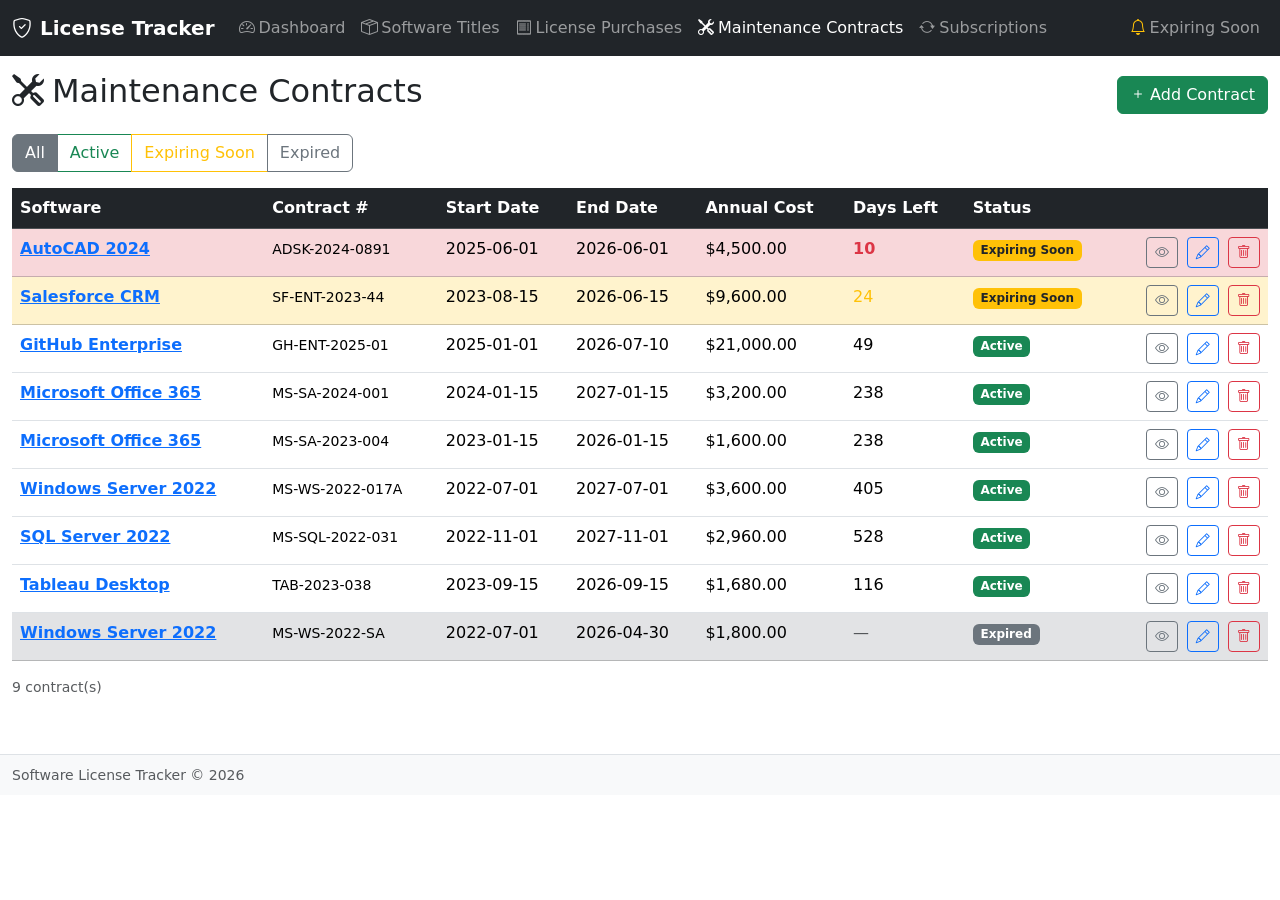
<file: docs/renderings/06-maintenance-contracts.html>
<!DOCTYPE html>
<html lang="en">
<head>
  <meta charset="utf-8" />
  <meta name="viewport" content="width=device-width, initial-scale=1.0" />
  <title>Maintenance Contracts - Software License Tracker</title>
  <link rel="stylesheet" href="https://cdn.jsdelivr.net/npm/bootstrap@5.3.2/dist/css/bootstrap.min.css" />
  <link rel="stylesheet" href="https://cdn.jsdelivr.net/npm/bootstrap-icons@1.11.3/font/bootstrap-icons.min.css" />
</head>
<body>
<header>
  <nav class="navbar navbar-expand-lg navbar-dark bg-dark">
    <div class="container-fluid">
      <a class="navbar-brand fw-bold" href="01-dashboard.html"><i class="bi bi-shield-check me-2"></i>License Tracker</a>
      <div class="collapse navbar-collapse">
        <ul class="navbar-nav me-auto">
          <li class="nav-item"><a class="nav-link" href="01-dashboard.html"><i class="bi bi-speedometer2 me-1"></i>Dashboard</a></li>
          <li class="nav-item"><a class="nav-link" href="02-software-titles.html"><i class="bi bi-box-seam me-1"></i>Software Titles</a></li>
          <li class="nav-item"><a class="nav-link" href="04-license-purchases.html"><i class="bi bi-receipt me-1"></i>License Purchases</a></li>
          <li class="nav-item"><a class="nav-link active" href="06-maintenance-contracts.html"><i class="bi bi-tools me-1"></i>Maintenance Contracts</a></li>
          <li class="nav-item"><a class="nav-link" href="08-subscriptions.html"><i class="bi bi-arrow-repeat me-1"></i>Subscriptions</a></li>
        </ul>
        <ul class="navbar-nav">
          <li class="nav-item"><a class="nav-link" href="06-maintenance-contracts.html"><i class="bi bi-bell me-1 text-warning"></i>Expiring Soon</a></li>
        </ul>
      </div>
    </div>
  </nav>
</header>

<div class="container-fluid mt-3">
  <main role="main" class="pb-3">

    <div class="d-flex justify-content-between align-items-center mb-3">
      <h2><i class="bi bi-tools me-2"></i>Maintenance Contracts</h2>
      <a href="07-maintenance-contract-create.html" class="btn btn-success"><i class="bi bi-plus me-1"></i>Add Contract</a>
    </div>

    <!-- Filter buttons -->
    <div class="btn-group mb-3" role="group">
      <a href="#" class="btn btn-outline-secondary active">All</a>
      <a href="#" class="btn btn-outline-success">Active</a>
      <a href="#" class="btn btn-outline-warning">Expiring Soon</a>
      <a href="#" class="btn btn-outline-secondary">Expired</a>
    </div>

    <!-- Table -->
    <div class="table-responsive">
      <table class="table table-hover">
        <thead class="table-dark">
          <tr>
            <th>Software</th>
            <th>Contract #</th>
            <th>Start Date</th>
            <th>End Date</th>
            <th>Annual Cost</th>
            <th>Days Left</th>
            <th>Status</th>
            <th></th>
          </tr>
        </thead>
        <tbody>
          <!-- Expiring very soon - danger -->
          <tr class="table-danger">
            <td class="fw-semibold"><a href="10-software-title-details.html">AutoCAD 2024</a></td>
            <td><small>ADSK-2024-0891</small></td>
            <td>2025-06-01</td>
            <td>2026-06-01</td>
            <td>$4,500.00</td>
            <td><span class="text-danger fw-bold">10</span></td>
            <td><span class="badge bg-warning text-dark">Expiring Soon</span></td>
            <td class="text-end text-nowrap">
              <a href="#" class="btn btn-sm btn-outline-secondary me-1"><i class="bi bi-eye"></i></a>
              <a href="07-maintenance-contract-create.html" class="btn btn-sm btn-outline-primary me-1"><i class="bi bi-pencil"></i></a>
              <a href="#" class="btn btn-sm btn-outline-danger"><i class="bi bi-trash"></i></a>
            </td>
          </tr>
          <!-- Expiring soon - warning -->
          <tr class="table-warning">
            <td class="fw-semibold"><a href="10-software-title-details.html">Salesforce CRM</a></td>
            <td><small>SF-ENT-2023-44</small></td>
            <td>2023-08-15</td>
            <td>2026-06-15</td>
            <td>$9,600.00</td>
            <td><span class="text-warning">24</span></td>
            <td><span class="badge bg-warning text-dark">Expiring Soon</span></td>
            <td class="text-end text-nowrap">
              <a href="#" class="btn btn-sm btn-outline-secondary me-1"><i class="bi bi-eye"></i></a>
              <a href="07-maintenance-contract-create.html" class="btn btn-sm btn-outline-primary me-1"><i class="bi bi-pencil"></i></a>
              <a href="#" class="btn btn-sm btn-outline-danger"><i class="bi bi-trash"></i></a>
            </td>
          </tr>
          <!-- Active contracts -->
          <tr>
            <td class="fw-semibold"><a href="10-software-title-details.html">GitHub Enterprise</a></td>
            <td><small>GH-ENT-2025-01</small></td>
            <td>2025-01-01</td>
            <td>2026-07-10</td>
            <td>$21,000.00</td>
            <td>49</td>
            <td><span class="badge bg-success">Active</span></td>
            <td class="text-end text-nowrap">
              <a href="#" class="btn btn-sm btn-outline-secondary me-1"><i class="bi bi-eye"></i></a>
              <a href="07-maintenance-contract-create.html" class="btn btn-sm btn-outline-primary me-1"><i class="bi bi-pencil"></i></a>
              <a href="#" class="btn btn-sm btn-outline-danger"><i class="bi bi-trash"></i></a>
            </td>
          </tr>
          <tr>
            <td class="fw-semibold"><a href="10-software-title-details.html">Microsoft Office 365</a></td>
            <td><small>MS-SA-2024-001</small></td>
            <td>2024-01-15</td>
            <td>2027-01-15</td>
            <td>$3,200.00</td>
            <td>238</td>
            <td><span class="badge bg-success">Active</span></td>
            <td class="text-end text-nowrap">
              <a href="#" class="btn btn-sm btn-outline-secondary me-1"><i class="bi bi-eye"></i></a>
              <a href="07-maintenance-contract-create.html" class="btn btn-sm btn-outline-primary me-1"><i class="bi bi-pencil"></i></a>
              <a href="#" class="btn btn-sm btn-outline-danger"><i class="bi bi-trash"></i></a>
            </td>
          </tr>
          <tr>
            <td class="fw-semibold"><a href="10-software-title-details.html">Microsoft Office 365</a></td>
            <td><small>MS-SA-2023-004</small></td>
            <td>2023-01-15</td>
            <td>2026-01-15</td>
            <td>$1,600.00</td>
            <td>238</td>
            <td><span class="badge bg-success">Active</span></td>
            <td class="text-end text-nowrap">
              <a href="#" class="btn btn-sm btn-outline-secondary me-1"><i class="bi bi-eye"></i></a>
              <a href="07-maintenance-contract-create.html" class="btn btn-sm btn-outline-primary me-1"><i class="bi bi-pencil"></i></a>
              <a href="#" class="btn btn-sm btn-outline-danger"><i class="bi bi-trash"></i></a>
            </td>
          </tr>
          <tr>
            <td class="fw-semibold"><a href="10-software-title-details.html">Windows Server 2022</a></td>
            <td><small>MS-WS-2022-017A</small></td>
            <td>2022-07-01</td>
            <td>2027-07-01</td>
            <td>$3,600.00</td>
            <td>405</td>
            <td><span class="badge bg-success">Active</span></td>
            <td class="text-end text-nowrap">
              <a href="#" class="btn btn-sm btn-outline-secondary me-1"><i class="bi bi-eye"></i></a>
              <a href="07-maintenance-contract-create.html" class="btn btn-sm btn-outline-primary me-1"><i class="bi bi-pencil"></i></a>
              <a href="#" class="btn btn-sm btn-outline-danger"><i class="bi bi-trash"></i></a>
            </td>
          </tr>
          <tr>
            <td class="fw-semibold"><a href="10-software-title-details.html">SQL Server 2022</a></td>
            <td><small>MS-SQL-2022-031</small></td>
            <td>2022-11-01</td>
            <td>2027-11-01</td>
            <td>$2,960.00</td>
            <td>528</td>
            <td><span class="badge bg-success">Active</span></td>
            <td class="text-end text-nowrap">
              <a href="#" class="btn btn-sm btn-outline-secondary me-1"><i class="bi bi-eye"></i></a>
              <a href="07-maintenance-contract-create.html" class="btn btn-sm btn-outline-primary me-1"><i class="bi bi-pencil"></i></a>
              <a href="#" class="btn btn-sm btn-outline-danger"><i class="bi bi-trash"></i></a>
            </td>
          </tr>
          <tr>
            <td class="fw-semibold"><a href="10-software-title-details.html">Tableau Desktop</a></td>
            <td><small>TAB-2023-038</small></td>
            <td>2023-09-15</td>
            <td>2026-09-15</td>
            <td>$1,680.00</td>
            <td>116</td>
            <td><span class="badge bg-success">Active</span></td>
            <td class="text-end text-nowrap">
              <a href="#" class="btn btn-sm btn-outline-secondary me-1"><i class="bi bi-eye"></i></a>
              <a href="07-maintenance-contract-create.html" class="btn btn-sm btn-outline-primary me-1"><i class="bi bi-pencil"></i></a>
              <a href="#" class="btn btn-sm btn-outline-danger"><i class="bi bi-trash"></i></a>
            </td>
          </tr>
          <!-- Expired contracts (grayed) -->
          <tr class="table-secondary">
            <td class="fw-semibold text-muted"><a href="10-software-title-details.html">Windows Server 2022</a></td>
            <td><small>MS-WS-2022-SA</small></td>
            <td>2022-07-01</td>
            <td>2026-04-30</td>
            <td>$1,800.00</td>
            <td><span class="text-muted">—</span></td>
            <td><span class="badge bg-secondary">Expired</span></td>
            <td class="text-end text-nowrap">
              <a href="#" class="btn btn-sm btn-outline-secondary me-1"><i class="bi bi-eye"></i></a>
              <a href="07-maintenance-contract-create.html" class="btn btn-sm btn-outline-primary me-1"><i class="bi bi-pencil"></i></a>
              <a href="#" class="btn btn-sm btn-outline-danger"><i class="bi bi-trash"></i></a>
            </td>
          </tr>
        </tbody>
      </table>
    </div>
    <p class="text-muted small">9 contract(s)</p>

  </main>
</div>

<footer class="border-top footer text-muted bg-light py-2 mt-4">
  <div class="container-fluid"><small>Software License Tracker &copy; 2026</small></div>
</footer>
<script src="https://cdn.jsdelivr.net/npm/bootstrap@5.3.2/dist/js/bootstrap.bundle.min.js"></script>
</body>
</html>
</file>
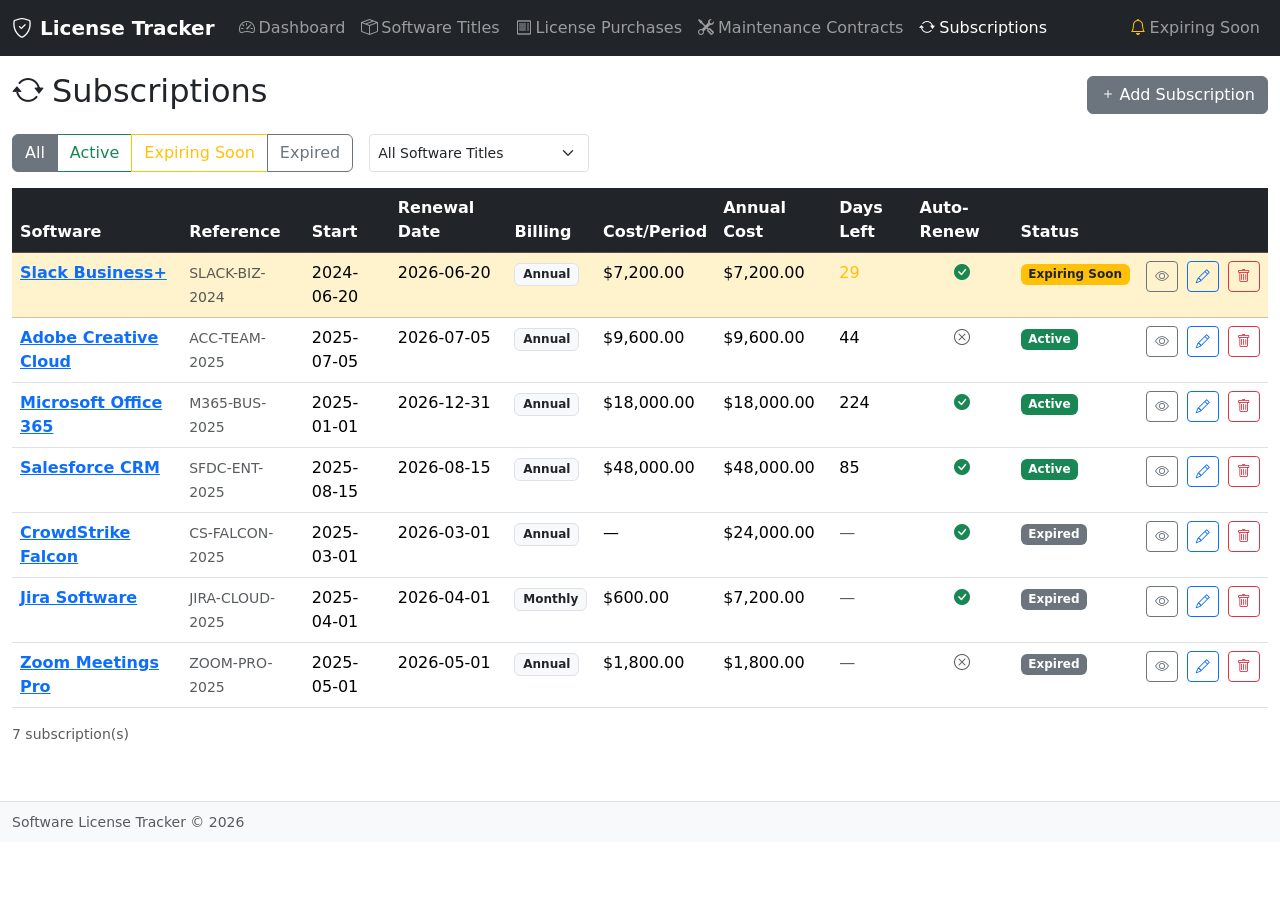
<file: docs/renderings/08-subscriptions.html>
<!DOCTYPE html>
<html lang="en">
<head>
  <meta charset="utf-8" />
  <meta name="viewport" content="width=device-width, initial-scale=1.0" />
  <title>Subscriptions - Software License Tracker</title>
  <link rel="stylesheet" href="https://cdn.jsdelivr.net/npm/bootstrap@5.3.2/dist/css/bootstrap.min.css" />
  <link rel="stylesheet" href="https://cdn.jsdelivr.net/npm/bootstrap-icons@1.11.3/font/bootstrap-icons.min.css" />
</head>
<body>
<header>
  <nav class="navbar navbar-expand-lg navbar-dark bg-dark">
    <div class="container-fluid">
      <a class="navbar-brand fw-bold" href="01-dashboard.html"><i class="bi bi-shield-check me-2"></i>License Tracker</a>
      <div class="collapse navbar-collapse">
        <ul class="navbar-nav me-auto">
          <li class="nav-item"><a class="nav-link" href="01-dashboard.html"><i class="bi bi-speedometer2 me-1"></i>Dashboard</a></li>
          <li class="nav-item"><a class="nav-link" href="02-software-titles.html"><i class="bi bi-box-seam me-1"></i>Software Titles</a></li>
          <li class="nav-item"><a class="nav-link" href="04-license-purchases.html"><i class="bi bi-receipt me-1"></i>License Purchases</a></li>
          <li class="nav-item"><a class="nav-link" href="06-maintenance-contracts.html"><i class="bi bi-tools me-1"></i>Maintenance Contracts</a></li>
          <li class="nav-item"><a class="nav-link active" href="08-subscriptions.html"><i class="bi bi-arrow-repeat me-1"></i>Subscriptions</a></li>
        </ul>
        <ul class="navbar-nav">
          <li class="nav-item"><a class="nav-link" href="06-maintenance-contracts.html"><i class="bi bi-bell me-1 text-warning"></i>Expiring Soon</a></li>
        </ul>
      </div>
    </div>
  </nav>
</header>

<div class="container-fluid mt-3">
  <main role="main" class="pb-3">

    <div class="d-flex justify-content-between align-items-center mb-3">
      <h2><i class="bi bi-arrow-repeat me-2"></i>Subscriptions</h2>
      <a href="09-subscription-create.html" class="btn btn-secondary"><i class="bi bi-plus me-1"></i>Add Subscription</a>
    </div>

    <!-- Filter buttons + software dropdown -->
    <div class="d-flex gap-3 mb-3 flex-wrap">
      <div class="btn-group" role="group">
        <a href="#" class="btn btn-outline-secondary active">All</a>
        <a href="#" class="btn btn-outline-success">Active</a>
        <a href="#" class="btn btn-outline-warning">Expiring Soon</a>
        <a href="#" class="btn btn-outline-secondary">Expired</a>
      </div>
      <select class="form-select form-select-sm" style="max-width:220px">
        <option value="">All Software Titles</option>
        <option>Adobe Creative Cloud</option>
        <option>CrowdStrike Falcon</option>
        <option>Jira Software</option>
        <option>Microsoft Office 365</option>
        <option>Salesforce CRM</option>
        <option>Slack Business+</option>
        <option>Zoom Meetings Pro</option>
      </select>
    </div>

    <!-- Table -->
    <div class="table-responsive">
      <table class="table table-hover">
        <thead class="table-dark">
          <tr>
            <th>Software</th>
            <th>Reference</th>
            <th>Start</th>
            <th>Renewal Date</th>
            <th>Billing</th>
            <th>Cost/Period</th>
            <th>Annual Cost</th>
            <th>Days Left</th>
            <th>Auto-Renew</th>
            <th>Status</th>
            <th></th>
          </tr>
        </thead>
        <tbody>
          <!-- Expiring soon - warning -->
          <tr class="table-warning">
            <td class="fw-semibold"><a href="10-software-title-details.html">Slack Business+</a></td>
            <td><small class="text-muted">SLACK-BIZ-2024</small></td>
            <td>2024-06-20</td>
            <td>2026-06-20</td>
            <td><span class="badge bg-light text-dark border">Annual</span></td>
            <td>$7,200.00</td>
            <td>$7,200.00</td>
            <td><span class="text-warning">29</span></td>
            <td class="text-center"><i class="bi bi-check-circle-fill text-success"></i></td>
            <td><span class="badge bg-warning text-dark">Expiring Soon</span></td>
            <td class="text-end text-nowrap">
              <a href="#" class="btn btn-sm btn-outline-secondary me-1"><i class="bi bi-eye"></i></a>
              <a href="09-subscription-create.html" class="btn btn-sm btn-outline-primary me-1"><i class="bi bi-pencil"></i></a>
              <a href="#" class="btn btn-sm btn-outline-danger"><i class="bi bi-trash"></i></a>
            </td>
          </tr>
          <tr>
            <td class="fw-semibold"><a href="10-software-title-details.html">Adobe Creative Cloud</a></td>
            <td><small class="text-muted">ACC-TEAM-2025</small></td>
            <td>2025-07-05</td>
            <td>2026-07-05</td>
            <td><span class="badge bg-light text-dark border">Annual</span></td>
            <td>$9,600.00</td>
            <td>$9,600.00</td>
            <td>44</td>
            <td class="text-center"><i class="bi bi-x-circle text-muted"></i></td>
            <td><span class="badge bg-success">Active</span></td>
            <td class="text-end text-nowrap">
              <a href="#" class="btn btn-sm btn-outline-secondary me-1"><i class="bi bi-eye"></i></a>
              <a href="09-subscription-create.html" class="btn btn-sm btn-outline-primary me-1"><i class="bi bi-pencil"></i></a>
              <a href="#" class="btn btn-sm btn-outline-danger"><i class="bi bi-trash"></i></a>
            </td>
          </tr>
          <tr>
            <td class="fw-semibold"><a href="10-software-title-details.html">Microsoft Office 365</a></td>
            <td><small class="text-muted">M365-BUS-2025</small></td>
            <td>2025-01-01</td>
            <td>2026-12-31</td>
            <td><span class="badge bg-light text-dark border">Annual</span></td>
            <td>$18,000.00</td>
            <td>$18,000.00</td>
            <td>224</td>
            <td class="text-center"><i class="bi bi-check-circle-fill text-success"></i></td>
            <td><span class="badge bg-success">Active</span></td>
            <td class="text-end text-nowrap">
              <a href="#" class="btn btn-sm btn-outline-secondary me-1"><i class="bi bi-eye"></i></a>
              <a href="09-subscription-create.html" class="btn btn-sm btn-outline-primary me-1"><i class="bi bi-pencil"></i></a>
              <a href="#" class="btn btn-sm btn-outline-danger"><i class="bi bi-trash"></i></a>
            </td>
          </tr>
          <tr>
            <td class="fw-semibold"><a href="10-software-title-details.html">Salesforce CRM</a></td>
            <td><small class="text-muted">SFDC-ENT-2025</small></td>
            <td>2025-08-15</td>
            <td>2026-08-15</td>
            <td><span class="badge bg-light text-dark border">Annual</span></td>
            <td>$48,000.00</td>
            <td>$48,000.00</td>
            <td>85</td>
            <td class="text-center"><i class="bi bi-check-circle-fill text-success"></i></td>
            <td><span class="badge bg-success">Active</span></td>
            <td class="text-end text-nowrap">
              <a href="#" class="btn btn-sm btn-outline-secondary me-1"><i class="bi bi-eye"></i></a>
              <a href="09-subscription-create.html" class="btn btn-sm btn-outline-primary me-1"><i class="bi bi-pencil"></i></a>
              <a href="#" class="btn btn-sm btn-outline-danger"><i class="bi bi-trash"></i></a>
            </td>
          </tr>
          <tr>
            <td class="fw-semibold"><a href="10-software-title-details.html">CrowdStrike Falcon</a></td>
            <td><small class="text-muted">CS-FALCON-2025</small></td>
            <td>2025-03-01</td>
            <td>2026-03-01</td>
            <td><span class="badge bg-light text-dark border">Annual</span></td>
            <td>—</td>
            <td>$24,000.00</td>
            <td class="text-muted">—</td>
            <td class="text-center"><i class="bi bi-check-circle-fill text-success"></i></td>
            <td><span class="badge bg-secondary">Expired</span></td>
            <td class="text-end text-nowrap">
              <a href="#" class="btn btn-sm btn-outline-secondary me-1"><i class="bi bi-eye"></i></a>
              <a href="09-subscription-create.html" class="btn btn-sm btn-outline-primary me-1"><i class="bi bi-pencil"></i></a>
              <a href="#" class="btn btn-sm btn-outline-danger"><i class="bi bi-trash"></i></a>
            </td>
          </tr>
          <tr>
            <td class="fw-semibold"><a href="10-software-title-details.html">Jira Software</a></td>
            <td><small class="text-muted">JIRA-CLOUD-2025</small></td>
            <td>2025-04-01</td>
            <td>2026-04-01</td>
            <td><span class="badge bg-light text-dark border">Monthly</span></td>
            <td>$600.00</td>
            <td>$7,200.00</td>
            <td class="text-muted">—</td>
            <td class="text-center"><i class="bi bi-check-circle-fill text-success"></i></td>
            <td><span class="badge bg-secondary">Expired</span></td>
            <td class="text-end text-nowrap">
              <a href="#" class="btn btn-sm btn-outline-secondary me-1"><i class="bi bi-eye"></i></a>
              <a href="09-subscription-create.html" class="btn btn-sm btn-outline-primary me-1"><i class="bi bi-pencil"></i></a>
              <a href="#" class="btn btn-sm btn-outline-danger"><i class="bi bi-trash"></i></a>
            </td>
          </tr>
          <tr>
            <td class="fw-semibold"><a href="10-software-title-details.html">Zoom Meetings Pro</a></td>
            <td><small class="text-muted">ZOOM-PRO-2025</small></td>
            <td>2025-05-01</td>
            <td>2026-05-01</td>
            <td><span class="badge bg-light text-dark border">Annual</span></td>
            <td>$1,800.00</td>
            <td>$1,800.00</td>
            <td class="text-muted">—</td>
            <td class="text-center"><i class="bi bi-x-circle text-muted"></i></td>
            <td><span class="badge bg-secondary">Expired</span></td>
            <td class="text-end text-nowrap">
              <a href="#" class="btn btn-sm btn-outline-secondary me-1"><i class="bi bi-eye"></i></a>
              <a href="09-subscription-create.html" class="btn btn-sm btn-outline-primary me-1"><i class="bi bi-pencil"></i></a>
              <a href="#" class="btn btn-sm btn-outline-danger"><i class="bi bi-trash"></i></a>
            </td>
          </tr>
        </tbody>
      </table>
    </div>
    <p class="text-muted small">7 subscription(s)</p>

  </main>
</div>

<footer class="border-top footer text-muted bg-light py-2 mt-4">
  <div class="container-fluid"><small>Software License Tracker &copy; 2026</small></div>
</footer>
<script src="https://cdn.jsdelivr.net/npm/bootstrap@5.3.2/dist/js/bootstrap.bundle.min.js"></script>
</body>
</html>
</file>
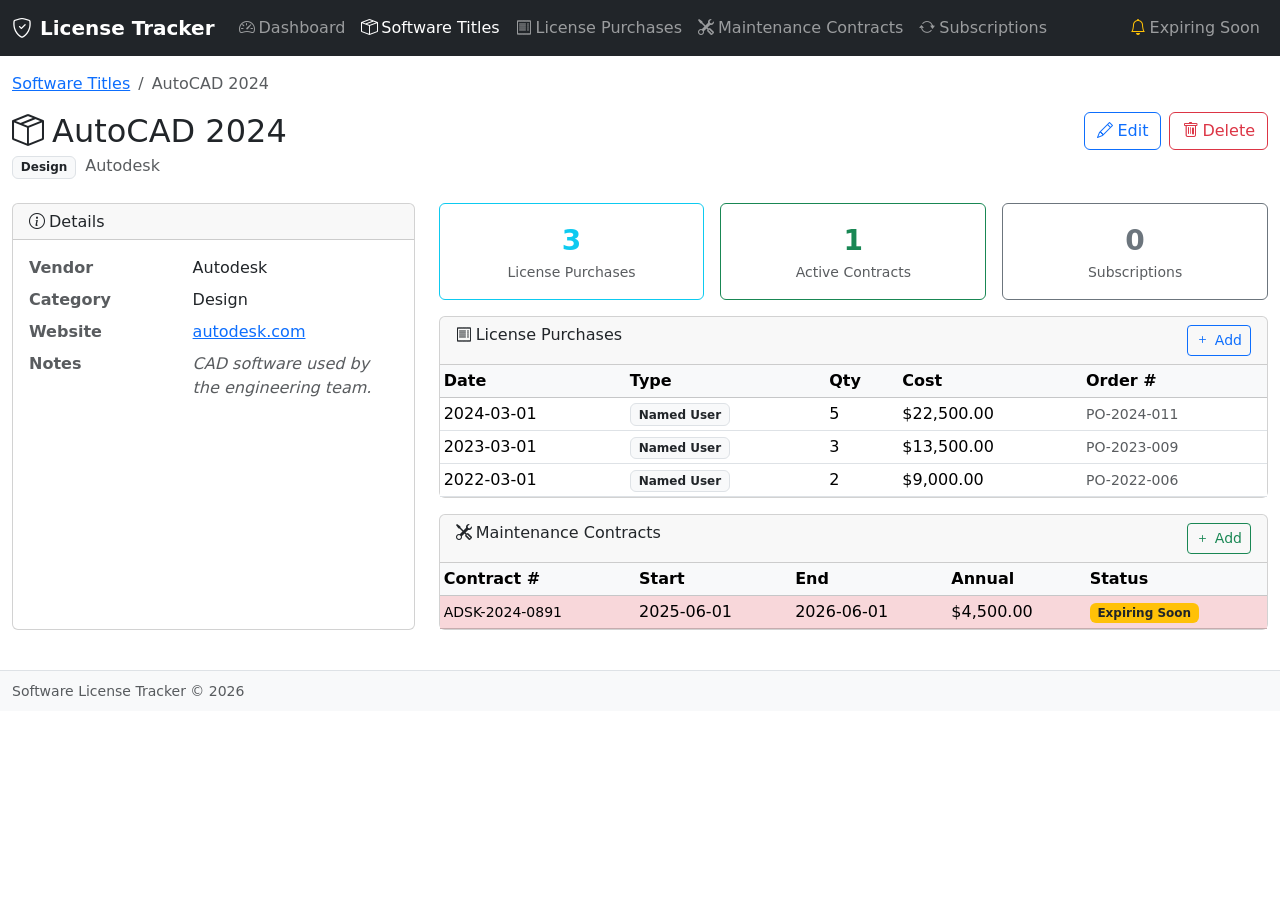
<file: docs/renderings/10-software-title-details.html>
<!DOCTYPE html>
<html lang="en">
<head>
  <meta charset="utf-8" />
  <meta name="viewport" content="width=device-width, initial-scale=1.0" />
  <title>AutoCAD 2024 - Software License Tracker</title>
  <link rel="stylesheet" href="https://cdn.jsdelivr.net/npm/bootstrap@5.3.2/dist/css/bootstrap.min.css" />
  <link rel="stylesheet" href="https://cdn.jsdelivr.net/npm/bootstrap-icons@1.11.3/font/bootstrap-icons.min.css" />
</head>
<body>
<header>
  <nav class="navbar navbar-expand-lg navbar-dark bg-dark">
    <div class="container-fluid">
      <a class="navbar-brand fw-bold" href="01-dashboard.html"><i class="bi bi-shield-check me-2"></i>License Tracker</a>
      <div class="collapse navbar-collapse">
        <ul class="navbar-nav me-auto">
          <li class="nav-item"><a class="nav-link" href="01-dashboard.html"><i class="bi bi-speedometer2 me-1"></i>Dashboard</a></li>
          <li class="nav-item"><a class="nav-link active" href="02-software-titles.html"><i class="bi bi-box-seam me-1"></i>Software Titles</a></li>
          <li class="nav-item"><a class="nav-link" href="04-license-purchases.html"><i class="bi bi-receipt me-1"></i>License Purchases</a></li>
          <li class="nav-item"><a class="nav-link" href="06-maintenance-contracts.html"><i class="bi bi-tools me-1"></i>Maintenance Contracts</a></li>
          <li class="nav-item"><a class="nav-link" href="08-subscriptions.html"><i class="bi bi-arrow-repeat me-1"></i>Subscriptions</a></li>
        </ul>
        <ul class="navbar-nav">
          <li class="nav-item"><a class="nav-link" href="06-maintenance-contracts.html"><i class="bi bi-bell me-1 text-warning"></i>Expiring Soon</a></li>
        </ul>
      </div>
    </div>
  </nav>
</header>

<div class="container-fluid mt-3">
  <main role="main" class="pb-3">

    <nav aria-label="breadcrumb" class="mb-3">
      <ol class="breadcrumb">
        <li class="breadcrumb-item"><a href="02-software-titles.html">Software Titles</a></li>
        <li class="breadcrumb-item active">AutoCAD 2024</li>
      </ol>
    </nav>

    <!-- Title header -->
    <div class="d-flex justify-content-between align-items-start mb-4">
      <div>
        <h2 class="mb-1"><i class="bi bi-box-seam me-2"></i>AutoCAD 2024</h2>
        <span class="badge bg-light text-dark border me-1">Design</span>
        <span class="text-muted">Autodesk</span>
      </div>
      <div class="d-flex gap-2">
        <a href="03-software-title-create.html" class="btn btn-outline-primary"><i class="bi bi-pencil me-1"></i>Edit</a>
        <a href="#" class="btn btn-outline-danger"><i class="bi bi-trash me-1"></i>Delete</a>
      </div>
    </div>

    <div class="row g-4">
      <!-- Details card -->
      <div class="col-lg-4">
        <div class="card h-100">
          <div class="card-header"><h6 class="mb-0"><i class="bi bi-info-circle me-1"></i>Details</h6></div>
          <div class="card-body">
            <dl class="row mb-0">
              <dt class="col-5 text-muted">Vendor</dt>
              <dd class="col-7">Autodesk</dd>
              <dt class="col-5 text-muted">Category</dt>
              <dd class="col-7">Design</dd>
              <dt class="col-5 text-muted">Website</dt>
              <dd class="col-7"><a href="#">autodesk.com</a></dd>
              <dt class="col-5 text-muted">Notes</dt>
              <dd class="col-7 text-muted fst-italic">CAD software used by the engineering team.</dd>
            </dl>
          </div>
        </div>
      </div>

      <!-- Stats mini-cards -->
      <div class="col-lg-8">
        <div class="row g-3 mb-3">
          <div class="col-md-4">
            <div class="card text-center border-info">
              <div class="card-body py-3">
                <div class="fs-3 fw-bold text-info">3</div>
                <div class="small text-muted">License Purchases</div>
              </div>
            </div>
          </div>
          <div class="col-md-4">
            <div class="card text-center border-success">
              <div class="card-body py-3">
                <div class="fs-3 fw-bold text-success">1</div>
                <div class="small text-muted">Active Contracts</div>
              </div>
            </div>
          </div>
          <div class="col-md-4">
            <div class="card text-center border-secondary">
              <div class="card-body py-3">
                <div class="fs-3 fw-bold text-secondary">0</div>
                <div class="small text-muted">Subscriptions</div>
              </div>
            </div>
          </div>
        </div>

        <!-- License purchases table -->
        <div class="card mb-3">
          <div class="card-header d-flex justify-content-between">
            <h6 class="mb-0"><i class="bi bi-receipt me-1"></i>License Purchases</h6>
            <a href="05-license-purchase-create.html" class="btn btn-sm btn-outline-primary"><i class="bi bi-plus"></i> Add</a>
          </div>
          <div class="card-body p-0">
            <table class="table table-hover mb-0 table-sm">
              <thead class="table-light">
                <tr><th>Date</th><th>Type</th><th>Qty</th><th>Cost</th><th>Order #</th></tr>
              </thead>
              <tbody>
                <tr>
                  <td>2024-03-01</td>
                  <td><span class="badge bg-light text-dark border">Named User</span></td>
                  <td>5</td>
                  <td>$22,500.00</td>
                  <td><small class="text-muted">PO-2024-011</small></td>
                </tr>
                <tr>
                  <td>2023-03-01</td>
                  <td><span class="badge bg-light text-dark border">Named User</span></td>
                  <td>3</td>
                  <td>$13,500.00</td>
                  <td><small class="text-muted">PO-2023-009</small></td>
                </tr>
                <tr>
                  <td>2022-03-01</td>
                  <td><span class="badge bg-light text-dark border">Named User</span></td>
                  <td>2</td>
                  <td>$9,000.00</td>
                  <td><small class="text-muted">PO-2022-006</small></td>
                </tr>
              </tbody>
            </table>
          </div>
        </div>

        <!-- Maintenance contracts table -->
        <div class="card">
          <div class="card-header d-flex justify-content-between">
            <h6 class="mb-0"><i class="bi bi-tools me-1"></i>Maintenance Contracts</h6>
            <a href="07-maintenance-contract-create.html" class="btn btn-sm btn-outline-success"><i class="bi bi-plus"></i> Add</a>
          </div>
          <div class="card-body p-0">
            <table class="table table-hover mb-0 table-sm">
              <thead class="table-light">
                <tr><th>Contract #</th><th>Start</th><th>End</th><th>Annual</th><th>Status</th></tr>
              </thead>
              <tbody>
                <tr class="table-danger">
                  <td><small>ADSK-2024-0891</small></td>
                  <td>2025-06-01</td>
                  <td>2026-06-01</td>
                  <td>$4,500.00</td>
                  <td><span class="badge bg-warning text-dark">Expiring Soon</span></td>
                </tr>
              </tbody>
            </table>
          </div>
        </div>
      </div>
    </div>

  </main>
</div>

<footer class="border-top footer text-muted bg-light py-2 mt-4">
  <div class="container-fluid"><small>Software License Tracker &copy; 2026</small></div>
</footer>
<script src="https://cdn.jsdelivr.net/npm/bootstrap@5.3.2/dist/js/bootstrap.bundle.min.js"></script>
</body>
</html>
</file>
